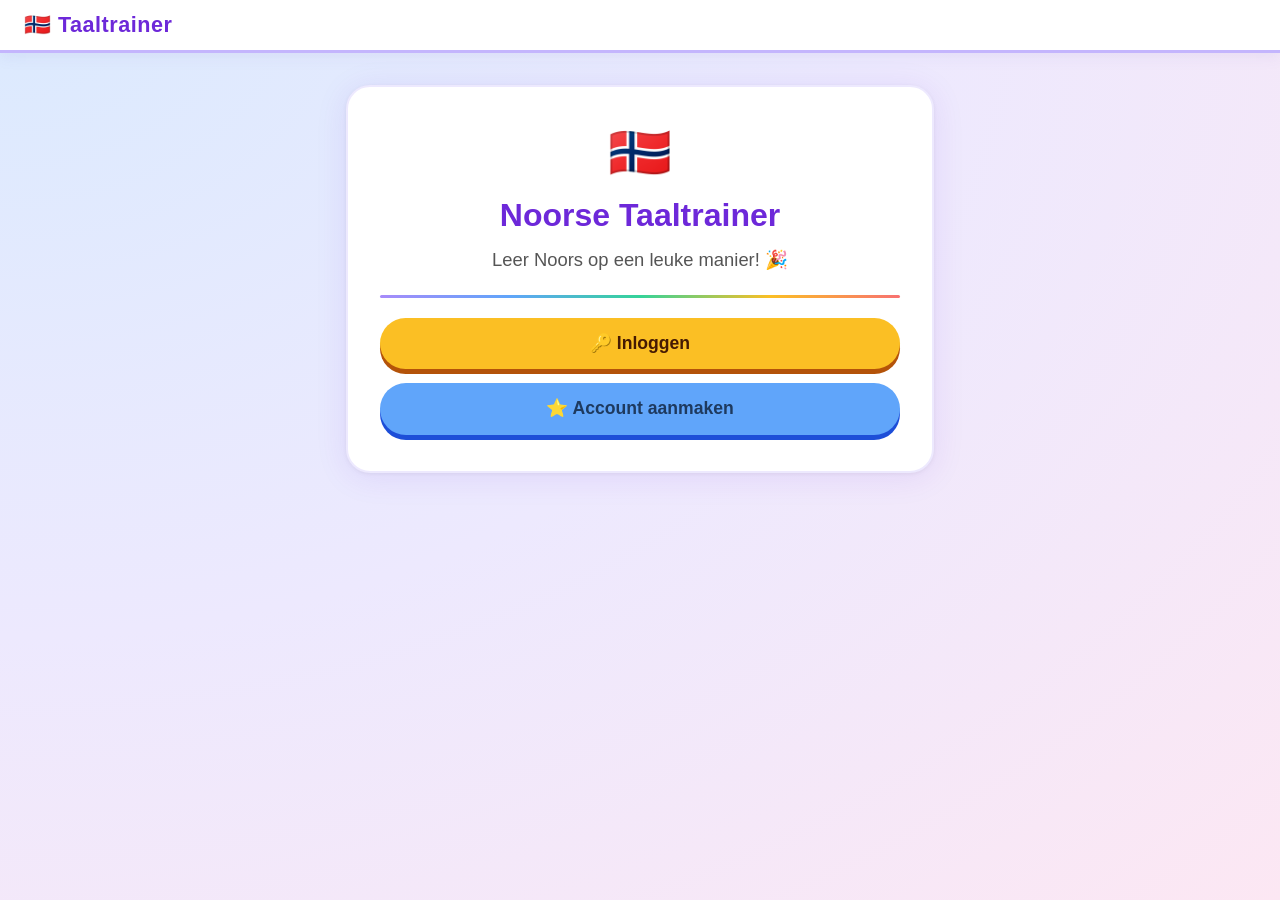
<file: Website/noorse-taaltrainer/pages/index.html>
﻿<!DOCTYPE html>
<html lang="nl">
<head>
    <meta charset="UTF-8">
    <meta name="viewport" content="width=device-width, initial-scale=1.0">
    <title>Noorse Taaltrainer</title>
    <link rel="stylesheet" href="../css/style.css">
</head>
<body>
    <nav class="topbar">
        <span class="topbar-logo">🇳🇴 Taaltrainer</span>
    </nav>
    <div class="page">
        <div class="card">
            <span class="emoji-big">🇳🇴</span>
            <h1>Noorse Taaltrainer</h1>
            <p class="text-center" style="font-size:1.15em; margin:10px 0 20px;">
                Leer Noors op een leuke manier! 🎉<br>
            </p>
            <hr class="divider">
            <a href="login.html" class="btn btn-yellow">🔑 Inloggen</a>
            <a href="register.html" class="btn btn-blue mt">⭐ Account aanmaken</a>
        </div>
    </div>
</body>
</html>
</file>
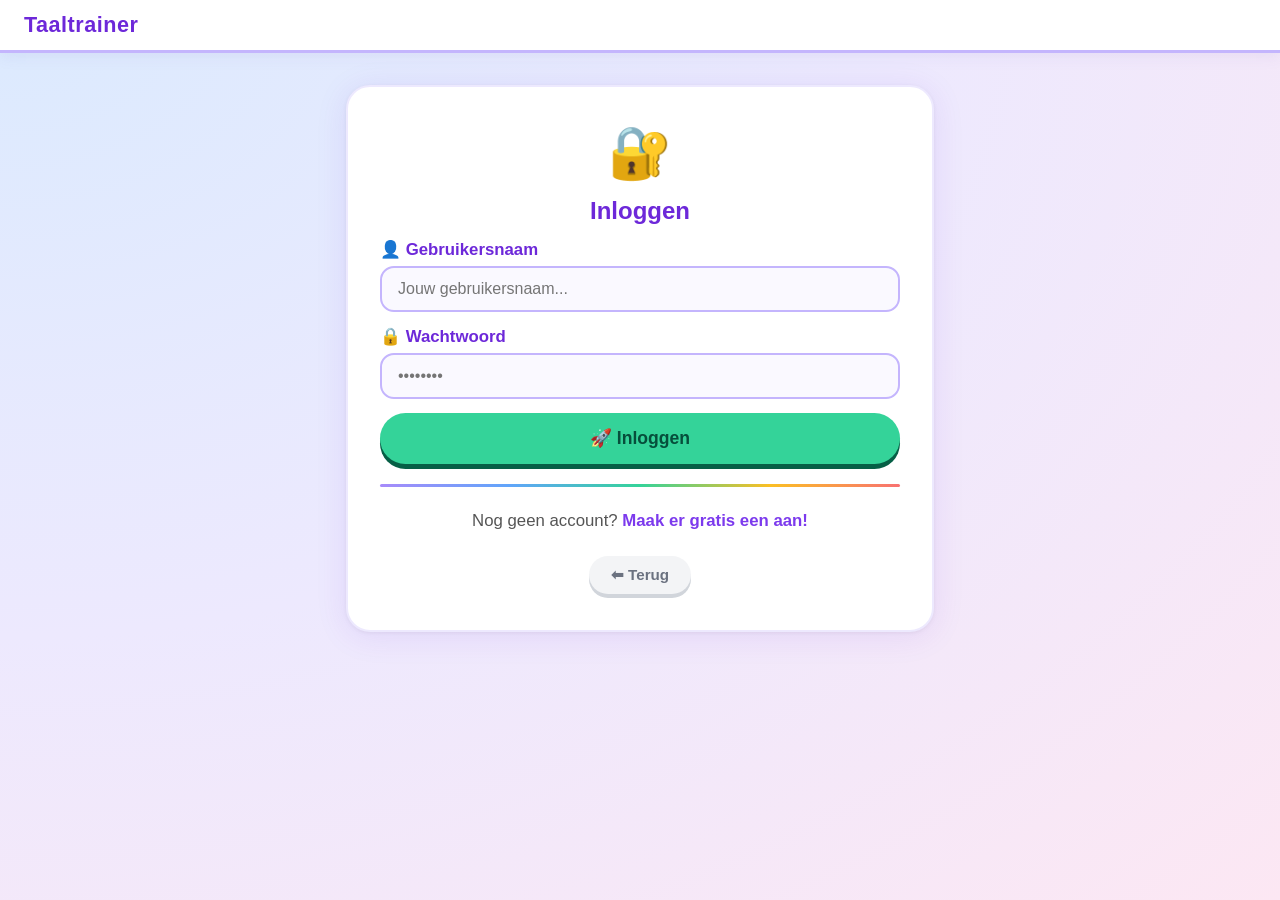
<file: Website/noorse-taaltrainer/pages/login.html>
﻿<!DOCTYPE html>
<html lang="nl">
<head>
    <meta charset="UTF-8">
    <meta name="viewport" content="width=device-width, initial-scale=1.0">
    <title>Inloggen - Noorse Taaltrainer</title>
    <link rel="stylesheet" href="../css/style.css">
</head>
<body>
    <nav class="topbar">
        <a class="topbar-logo">Taaltrainer</a>
    </nav>
    <div class="page">
        <div class="card">
            <span class="emoji-big">🔐</span>
            <h2 class="text-center">Inloggen</h2>
            <div id="fout-msg" class="feedback wrong" style="display:none;font-size:1em;width:100%;margin-top:0;"></div>
            <form action="../php/login.php" method="post">
                <label for="username">👤 Gebruikersnaam</label>
                <input type="text" id="username" name="username" placeholder="Jouw gebruikersnaam..." required>
                <label for="password">🔒 Wachtwoord</label>
                <input type="password" id="password" name="password" placeholder="••••••••" required>
                <button type="submit" class="btn btn-green mt">🚀 Inloggen</button>
            </form>
            <script>
                var params = new URLSearchParams(window.location.search);

                var fout = params.get('fout');
                if (fout) {
                    var el = document.getElementById('fout-msg');
                    el.textContent = '⚠️ ' + fout;
                    el.style.display = 'block';
                }
                var username = params.get('username');
                if (username) {
                    var el = document.getElementById('username');
                    el.value = username;
                }

            </script>
            <hr class="divider">
            <p class="text-center">Nog geen account? <a href="register.html">Maak er gratis een aan!</a></p>
            <a href="index.html" class="btn-back">⬅ Terug</a>
        </div>
    </div>
</body>
</html>
</file>
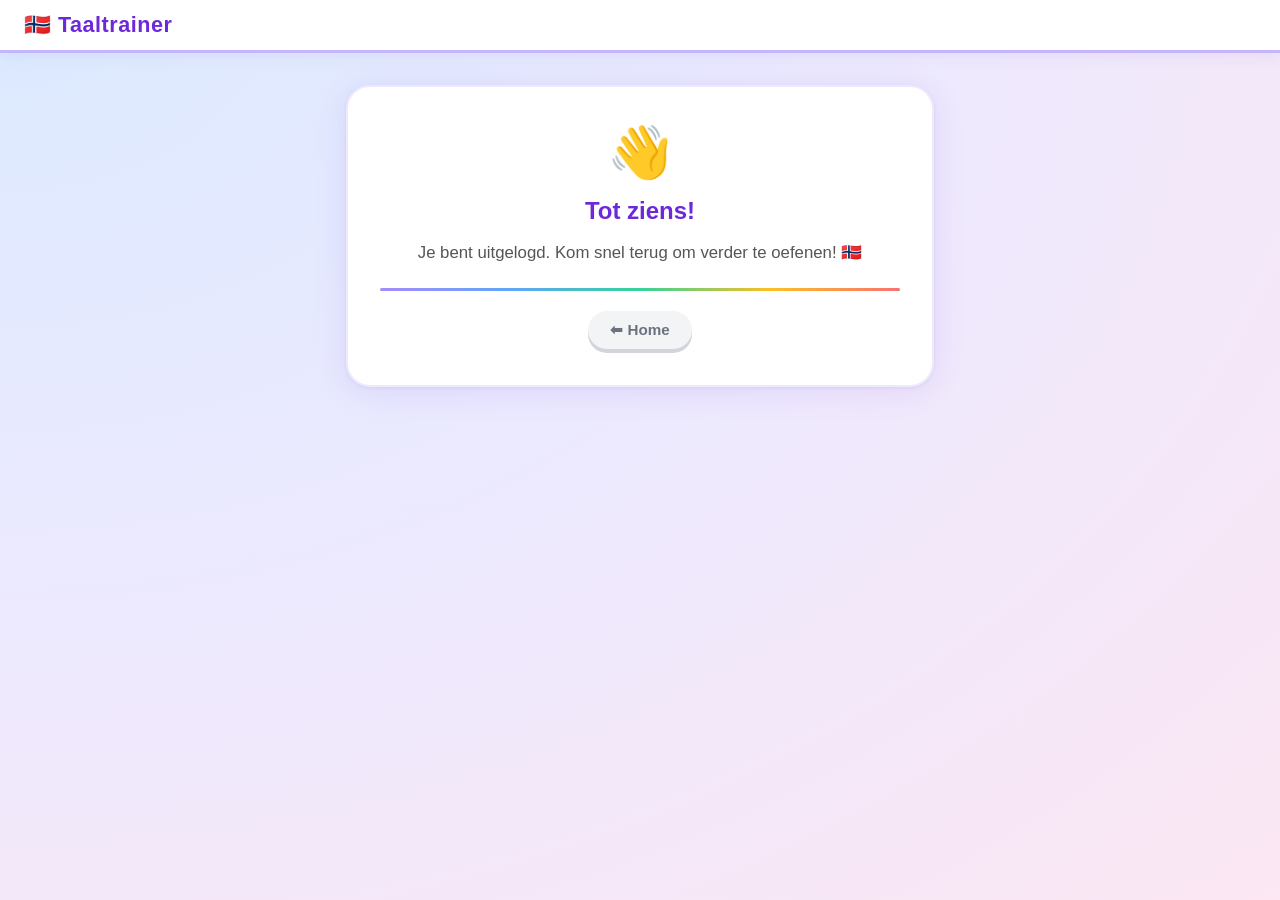
<file: Website/noorse-taaltrainer/pages/logout.html>
﻿<!DOCTYPE html>
<html lang="nl">
<head>
    <meta charset="UTF-8">
    <meta name="viewport" content="width=device-width, initial-scale=1.0">
    <title>Uitloggen - Noorse Taaltrainer</title>
    <link rel="stylesheet" href="../css/style.css">
</head>
<body>
    <nav class="topbar">
        <a href="index.html" class="topbar-logo">🇳🇴 Taaltrainer</a>
    </nav>
    <div class="page">
        <div class="card">
            <span class="emoji-big">👋</span>
            <h2 class="text-center">Tot ziens!</h2>
            <p class="text-center">Je bent uitgelogd. Kom snel terug om verder te oefenen! 🇳🇴</p>
            <hr class="divider">
            <a href="index.html" class="btn-back">⬅ Home</a>
        </div>
    </div>
</body>
</html>
</file>
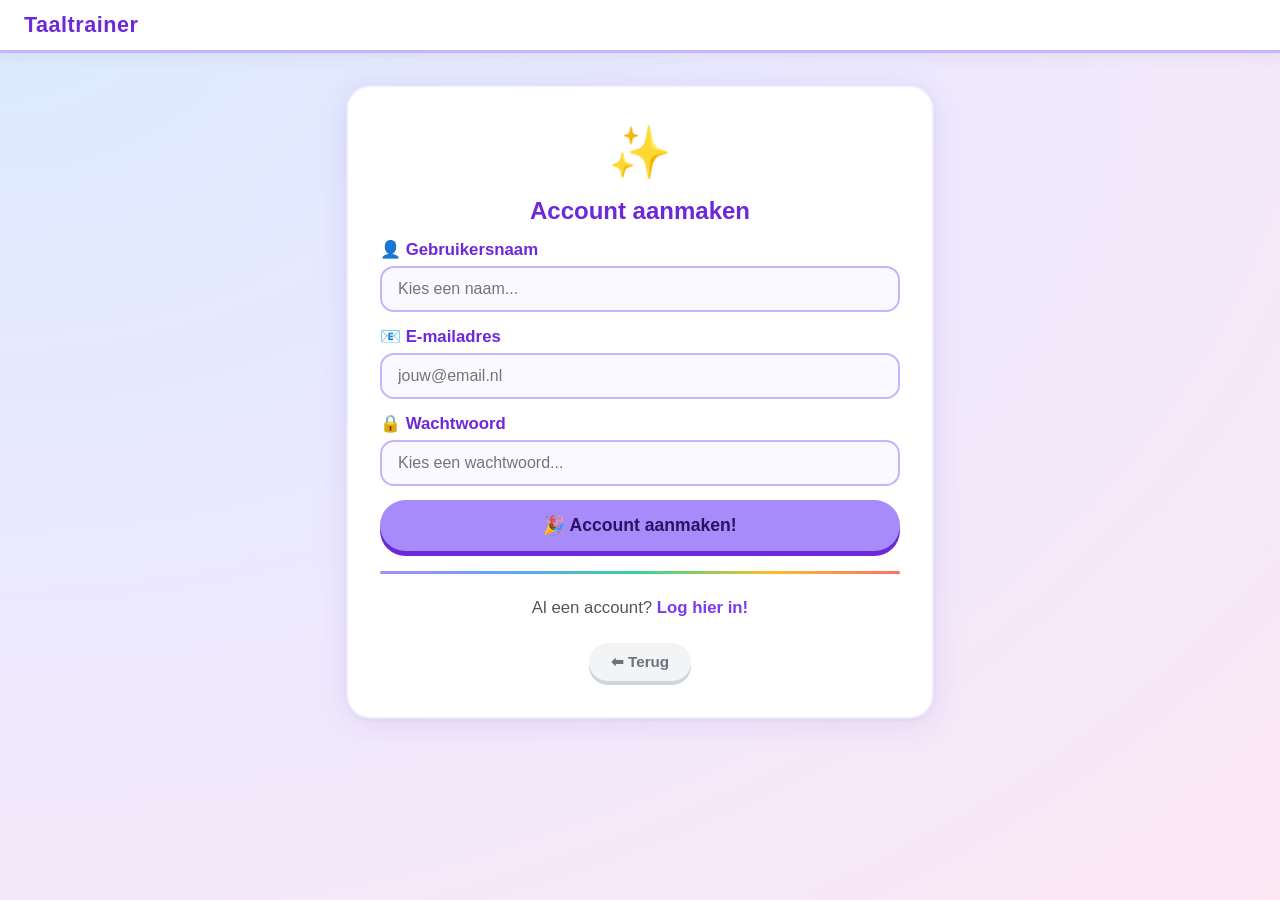
<file: Website/noorse-taaltrainer/pages/register.html>
﻿<!DOCTYPE html>
<html lang="nl">
<head>
    <meta charset="UTF-8">
    <meta name="viewport" content="width=device-width, initial-scale=1.0">
    <title>Registreren - Noorse Taaltrainer</title>
    <link rel="stylesheet" href="../css/style.css">
</head>
<body>
    <nav class="topbar">
        <a class="topbar-logo">Taaltrainer</a>
    </nav>
    <div class="page">
        <div class="card">
            <span class="emoji-big">✨</span>
            <h2 class="text-center">Account aanmaken</h2>
            <div id="fout-msg" class="feedback wrong" style="display:none;font-size:1em;width:100%;margin-top:0;"></div>
            <form action="../php/register.php" method="post">
                <label for="username">👤 Gebruikersnaam</label>
                <input type="text" id="username" name="username" placeholder="Kies een naam..." required>
                <label for="email">📧 E-mailadres</label>
                <input type="email" id="email" name="email" placeholder="jouw@email.nl" required>
                <label for="password">🔒 Wachtwoord</label>
                <input type="password" id="password" name="password" placeholder="Kies een wachtwoord..." required>
                <button type="submit" class="btn btn-purple mt">🎉 Account aanmaken!</button>
            </form>
            <script>
                var params = new URLSearchParams(window.location.search);
                var fout = params.get('fout');
                
                if (fout) {
                    var el = document.getElementById('fout-msg');
                    el.textContent = '⚠️ ' + fout;
                    el.style.display = 'block';
                }

                var username = params.get('username');
                
                if (username) {
                    var el = document.getElementById('username');
                    el.value = username;

                }

                var email = params.get('email');

                if (email) {
                    var el = document.getElementById('email');
                    el.value = email;
                }
            </script>
            <hr class="divider">
            <p class="text-center">Al een account? <a href="login.html">Log hier in!</a></p>
            <a href="index.html" class="btn-back">⬅ Terug</a>
        </div>
    </div>
</body>
</html>
</file>
<file: Website/noorse-taaltrainer/css/style.css>
﻿
*, *::before, *::after { box-sizing: border-box; margin: 0; padding: 0; }

body {
    font-family: 'Comic Sans MS', 'Comic Sans', cursive, sans-serif;
    background: #eef2ff;
    background-image: radial-gradient(ellipse at top left, #dbeafe 0%, #ede9fe 50%, #fce7f3 100%);
    background-attachment: fixed;
    min-height: 100vh;
}

.topbar {
    position: sticky; top: 0; z-index: 100;
    width: 100%;
    background: #fff;
    padding: 12px 24px;
    display: flex; align-items: center; justify-content: space-between;
    box-shadow: 0 2px 16px rgba(100, 80, 180, 0.10);
    border-bottom: 3px solid #c4b5fd;
}
.topbar-logo {
    font-size: 1.35em; font-weight: bold;
    color: #6d28d9; text-decoration: none; letter-spacing: 0.5px;
}
.topbar-logo:hover { color: #f97316; }
.topbar-btn {
    background: #ede9fe;
    color: #6d28d9; border: 2px solid #c4b5fd;
    padding: 8px 20px; border-radius: 50px;
    font-family: inherit; font-size: 0.95em; font-weight: bold;
    cursor: pointer; text-decoration: none; display: inline-block;
    transition: background 0.15s, transform 0.1s;
}
.topbar-btn:hover {
    background: #ddd6fe; transform: translateY(-2px);
    color: #5b21b6; text-decoration: none;
}

.page {
    max-width: 620px; margin: 0 auto;
    padding: 32px 16px 64px;
}

.card, .container {
    background: #fff; border-radius: 24px;
    padding: 36px 32px; position: relative;
    box-shadow: 0 4px 32px rgba(109, 40, 217, 0.10), 0 1px 4px rgba(0,0,0,0.06);
    border: 2px solid #ede9fe;
}

h1 {
    color: #6d28d9; font-size: 2em; text-align: center;
    margin-bottom: 8px;
}
h2 {
    color: #6d28d9; font-size: 1.5em;
    margin-bottom: 14px;
}
p { color: #555; line-height: 1.7; font-size: 1.05em; margin-bottom: 6px; }
a { color: #7c3aed; font-weight: bold; text-decoration: none; }
a:hover { color: #f97316; text-decoration: underline; }
.text-center { text-align: center; }
.emoji-big { font-size: 3.2em; text-align: center; display: block; margin: 0 auto 14px; }
.mt { margin-top: 14px; }

.divider {
    height: 3px; border: none; border-radius: 2px; margin: 20px 0;
    background: linear-gradient(90deg, #a78bfa, #60a5fa, #34d399, #fbbf24, #f87171);
}

.btn {
    display: block; width: 100%;
    padding: 15px 24px; border-radius: 50px; border: none;
    font-family: inherit; font-size: 1.1em; font-weight: bold;
    cursor: pointer; text-align: center; text-decoration: none;
    margin-top: 14px; line-height: 1.2;
    transition: transform 0.12s, box-shadow 0.12s;
}
.btn:hover { transform: translateY(-3px); text-decoration: none; }
.btn:active { transform: translateY(2px); }

.btn-yellow { background: #fbbf24; color: #451a03; box-shadow: 0 5px 0 #b45309; }
.btn-yellow:hover { box-shadow: 0 7px 0 #b45309; color: #451a03; }

.btn-blue { background: #60a5fa; color: #1e3a5f; box-shadow: 0 5px 0 #1d4ed8; }
.btn-blue:hover { box-shadow: 0 7px 0 #1d4ed8; color: #1e3a5f; }

.btn-green { background: #34d399; color: #064e3b; box-shadow: 0 5px 0 #065f46; }
.btn-green:hover { box-shadow: 0 7px 0 #065f46; color: #064e3b; }

.btn-purple { background: #a78bfa; color: #2e1065; box-shadow: 0 5px 0 #6d28d9; }
.btn-purple:hover { box-shadow: 0 7px 0 #6d28d9; color: #2e1065; }

.btn-pink { background: #f9a8d4; color: #500724; box-shadow: 0 5px 0 #be185d; }
.btn-pink:hover { box-shadow: 0 7px 0 #be185d; color: #500724; }

.btn-back {
    display: block; width: fit-content; margin: 20px auto 0;
    background: #f3f4f6; color: #6b7280; box-shadow: 0 4px 0 #d1d5db;
    padding: 10px 22px; border-radius: 50px; border: none;
    font-family: inherit; font-size: 0.95em; font-weight: bold;
    cursor: pointer; text-align: center; text-decoration: none;
    transition: transform 0.12s, box-shadow 0.12s;
}
.btn-back:hover { transform: translateY(-2px); box-shadow: 0 6px 0 #d1d5db; color: #374151; text-decoration: none; }

.button, a.button, .home-button, a.home-button {
    display: block; width: fit-content;
    padding: 13px 28px; border-radius: 50px; border: none;
    font-family: inherit; font-size: 1.05em; font-weight: bold;
    cursor: pointer; text-align: center; text-decoration: none;
    margin: 12px auto 0 auto;
    background: #fbbf24; color: #451a03; box-shadow: 0 5px 0 #b45309;
    transition: transform 0.12s, box-shadow 0.12s;
}
.button:hover, a.button:hover, .home-button:hover, a.home-button:hover {
    transform: translateY(-3px); box-shadow: 0 7px 0 #b45309;
    color: #451a03; text-decoration: none;
}

label {
    display: block; font-weight: bold; color: #6d28d9;
    margin: 14px 0 6px; font-size: 1.05em;
}
input[type="text"], input[type="email"], input[type="password"], select {
    width: 100%; padding: 12px 16px;
    border: 2px solid #c4b5fd; border-radius: 14px;
    font-family: inherit; font-size: 1em; background: #faf9ff;
    outline: none; box-sizing: border-box;
    transition: border 0.2s, box-shadow 0.2s;
}
input:focus, select:focus {
    border-color: #7c3aed; box-shadow: 0 0 0 3px #c4b5fd55; background: white;
}
input[readonly] { background: #f0f4f8; color: #666; border-color: #dde2e8; }

.question-box {
    background: #f5f3ff;
    border: 2px solid #c4b5fd; border-radius: 18px;
    padding: 22px 24px; margin: 20px 0; text-align: center;
}
.question-text {
    font-size: 1.45em; font-weight: bold; color: #6d28d9; margin: 0;
}

.mc-grid {
    display: grid; grid-template-columns: 1fr 1fr;
    gap: 16px; margin: 20px auto; max-width: 460px;
}
.mc-option {
    display: flex; align-items: center; justify-content: center;
    min-height: 100px; border-radius: 20px; border: 2px solid;
    cursor: pointer; font-size: 1.15em; font-family: inherit;
    font-weight: bold; text-align: center; padding: 12px;
    position: relative; transition: transform 0.15s, box-shadow 0.15s;
}
.mc-option:nth-child(1) { background: #fffbeb; border-color: #fbbf24; box-shadow: 0 4px 0 #b45309; color: #451a03; }
.mc-option:nth-child(2) { background: #eff6ff; border-color: #60a5fa; box-shadow: 0 4px 0 #1d4ed8; color: #1e3a5f; }
.mc-option:nth-child(3) { background: #ecfdf5; border-color: #34d399; box-shadow: 0 4px 0 #065f46; color: #064e3b; }
.mc-option:nth-child(4) { background: #fdf4ff; border-color: #e879f9; box-shadow: 0 4px 0 #a21caf; color: #500724; }
.mc-option input[type="radio"] {
    position: absolute; opacity: 0;
    width: 100%; height: 100%; cursor: pointer; top: 0; left: 0; margin: 0;
}
.mc-option:hover { transform: translateY(-4px) scale(1.03); }
.mc-option.selected {
    border-color: #7c3aed !important;
    background: #ede9fe !important;
    box-shadow: 0 0 0 4px #c4b5fd, 0 4px 0 #6d28d9 !important;
    transform: scale(1.05) !important; z-index: 3; color: #2e1065 !important;
}
.mc-label { pointer-events: none; z-index: 2; }

.feedback {
    text-align: center; font-size: 1.5em; font-weight: bold;
    padding: 16px 24px; border-radius: 18px; border: 2px solid;
    margin: 20px auto 0; display: block; max-width: 380px;
}
.feedback.good {
    color: #065f46; background: #d1fae5;
    border-color: #34d399; animation: pop-good 0.45s cubic-bezier(.68,-0.55,.27,1.55);
}
.feedback.wrong {
    color: #7f1d1d; background: #fee2e2;
    border-color: #f87171; animation: shake-wrong 0.45s ease;
}
@keyframes pop-good {
    0%  { transform: scale(0.7); opacity: 0; }
    60% { transform: scale(1.12); }
    100%{ transform: scale(1); opacity: 1; }
}
@keyframes shake-wrong {
    0%,100%{ transform: translateX(0); }
    20%    { transform: translateX(-9px); }
    40%    { transform: translateX(9px); }
    60%    { transform: translateX(-9px); }
    80%    { transform: translateX(9px); }
}

.progress-bar {
    width: 100%; height: 22px;
    background: linear-gradient(90deg, #a78bfa, #60a5fa, #34d399, #fbbf24, #f87171);
    border-radius: 11px; margin: 14px 0 6px;
    box-shadow: inset 0 2px 4px rgba(0,0,0,0.08);
    overflow: hidden; position: relative;
}
.progress-fill {
    position: absolute; right: 0; top: 0; height: 100%;
    background: rgba(255,255,255,0.5); border-radius: 0 11px 11px 0;
    transition: width 0.6s;
}
.progress-label { text-align: center; font-size: 0.85em; color: #9ca3af; margin-bottom: 10px; }

.stars { text-align: center; font-size: 2em; letter-spacing: 4px; margin: 8px 0 14px; display: block; }
.star { filter: drop-shadow(0 1px 3px #fbbf24aa); }

.stat-row { display: flex; gap: 14px; margin: 14px 0; }
.stat-box {
    flex: 1; text-align: center;
    background: #f5f3ff;
    border: 2px solid #ddd6fe; border-radius: 16px; padding: 14px 8px;
}
.stat-value { font-size: 1.7em; font-weight: bold; color: #6d28d9; }
.stat-label { font-size: 0.8em; color: #9ca3af; margin-top: 4px; }

.score-big {
    text-align: center; font-size: 3.2em; font-weight: bold; color: #6d28d9;
    margin: 10px 0;
}

.mc-option.correct {
    background: #d4edda;
    border: 2px solid #28a745;
}

.mc-option.wrong {
    background: #f8d7da;
    border: 2px solid #dc3545;
}
</file>
